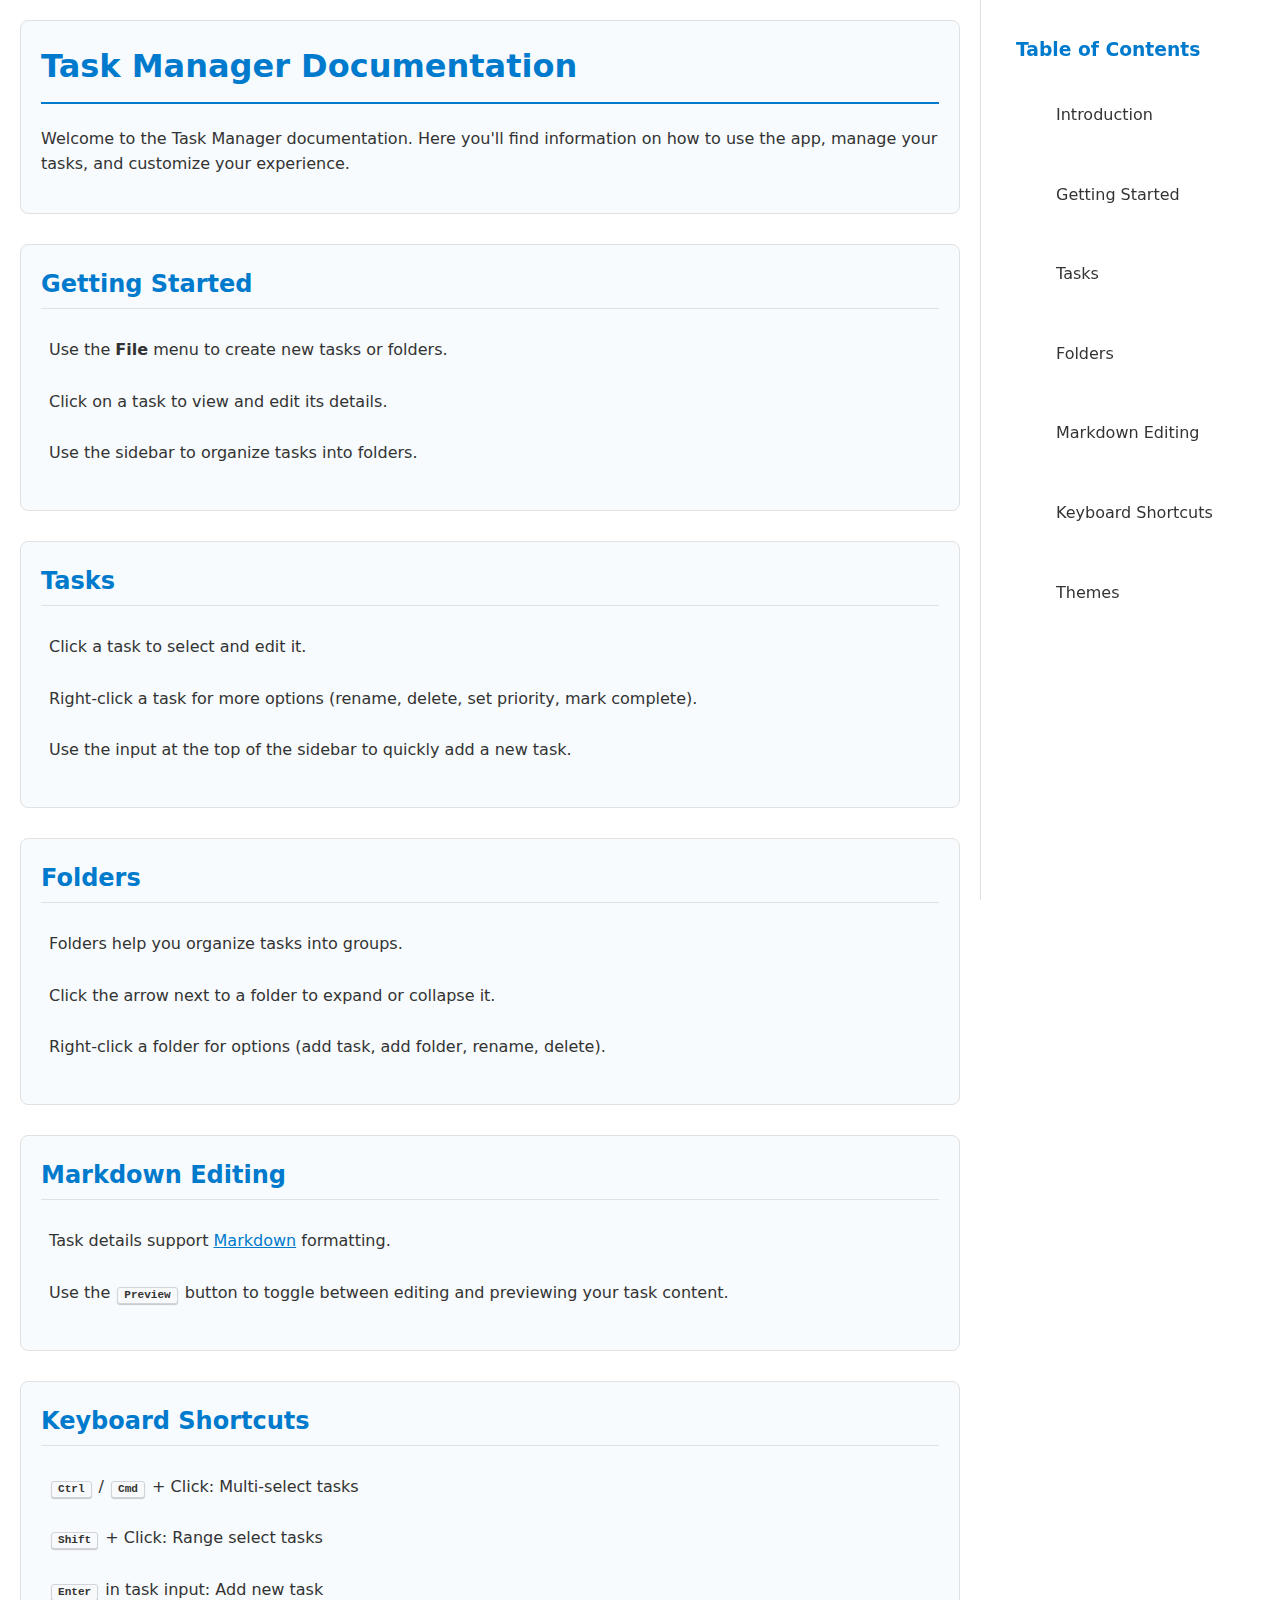
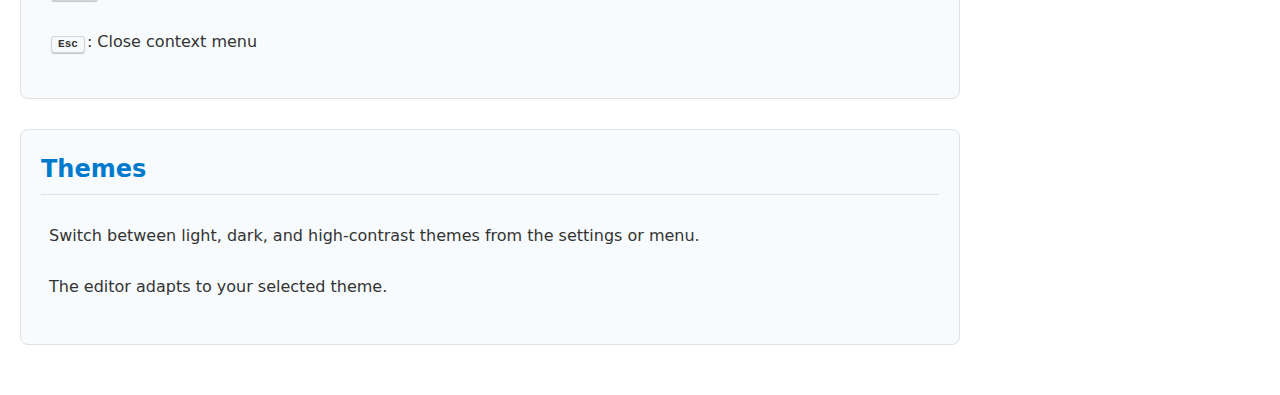
<file: doccumentation/doccumentation_index.html>
<!DOCTYPE html>
<html lang="en">
<head>
  <meta charset="UTF-8">
  <title>Task Manager Documentation</title>
  <meta name="viewport" content="width=device-width, initial-scale=1.0">
  <link rel="stylesheet" href="doccumentation_styles.css">
</head>
<body>
  <div class="main-container">
    <nav class="toc-container visible">
      <div class="toc">
        <h3>Table of Contents</h3>
        <ul>
          <li><a href="#introduction">Introduction</a></li>
          <li><a href="#getting-started">Getting Started</a></li>
          <li><a href="#tasks">Tasks</a></li>
          <li><a href="#folders">Folders</a></li>
          <li><a href="#markdown">Markdown Editing</a></li>
          <li><a href="#shortcuts">Keyboard Shortcuts</a></li>
          <li><a href="#themes">Themes</a></li>
        </ul>
      </div>
    </nav>
    <main class="content-wrapper">
      <section id="introduction">
        <h1>Task Manager Documentation</h1>
        <p>
          Welcome to the Task Manager documentation. Here you'll find information on how to use the app, manage your tasks, and customize your experience.
        </p>
      </section>
      <section id="getting-started">
        <h2>Getting Started</h2>
        <ul>
          <li>Use the <strong>File</strong> menu to create new tasks or folders.</li>
          <li>Click on a task to view and edit its details.</li>
          <li>Use the sidebar to organize tasks into folders.</li>
        </ul>
      </section>
      <section id="tasks">
        <h2>Tasks</h2>
        <ul>
          <li>Click a task to select and edit it.</li>
          <li>Right-click a task for more options (rename, delete, set priority, mark complete).</li>
          <li>Use the input at the top of the sidebar to quickly add a new task.</li>
        </ul>
      </section>
      <section id="folders">
        <h2>Folders</h2>
        <ul>
          <li>Folders help you organize tasks into groups.</li>
          <li>Click the arrow next to a folder to expand or collapse it.</li>
          <li>Right-click a folder for options (add task, add folder, rename, delete).</li>
        </ul>
      </section>
      <section id="markdown">
        <h2>Markdown Editing</h2>
        <ul>
          <li>Task details support <a href="https://www.markdownguide.org/basic-syntax/" target="_blank" class="external-link">Markdown</a> formatting.</li>
          <li>Use the <kbd>Preview</kbd> button to toggle between editing and previewing your task content.</li>
        </ul>
      </section>
      <section id="shortcuts">
        <h2>Keyboard Shortcuts</h2>
        <ul>
          <li><kbd>Ctrl</kbd> / <kbd>Cmd</kbd> + Click: Multi-select tasks</li>
          <li><kbd>Shift</kbd> + Click: Range select tasks</li>
          <li><kbd>Enter</kbd> in task input: Add new task</li>
          <li><kbd>Esc</kbd>: Close context menu</li>
        </ul>
      </section>
      <section id="themes">
        <h2>Themes</h2>
        <ul>
          <li>Switch between light, dark, and high-contrast themes from the settings or menu.</li>
          <li>The editor adapts to your selected theme.</li>
        </ul>
      </section>
    </main>
  </div>
</body>
</html>
</file>
<file: doccumentation/doccumentation_styles.css>
:root {
  --primary: #007acc;
  --secondary: #3e3e42;
  --background: #ffffff;
  --text: #333333;
  --border: #e1e1e1;
  --toc-width: 300px;
  --content-padding: 20px;
  --transition-speed: 0.3s;
}

body.dark {
  --primary: #3794ff;
  --secondary: #858585;
  --background: #1e1e1e;
  --text: #d4d4d4;
  --border: #444;
}

body {
  font-family: 'Segoe UI', system-ui, sans-serif;
  line-height: 1.6;
  margin: 0;
  padding: 0;
  background-color: var(--background);
  color: var(--text);
  transition: background-color 0.3s, color 0.3s;
  min-height: 100vh;
  overflow-x: hidden;
}

.main-container {
  display: flex;
  min-height: 100vh;
  width: 100%;
  margin: 0 auto;
  position: relative;
  box-sizing: border-box;
}

.toc-container {
  width: var(--toc-width);
  background: var(--background);
  border-left: 1px solid var(--border);
  position: fixed;
  top: 0;
  right: 0;
  bottom: 0;
  z-index: 100;
  transform: translateX(100%);
  transition: transform var(--transition-speed) ease;
  overflow-y: auto;
  padding: 20px;
  box-sizing: border-box;
  -webkit-backdrop-filter: blur(10px);
  backdrop-filter: blur(10px);
  background-color: rgba(var(--background-rgb), 0.95);
}

.toc-container.visible {
  transform: translateX(0);
}

.content-wrapper {
  flex: 1;
  width: 100%;
  max-width: 100%;
  padding: var(--content-padding);
  margin: 0;
  transition: width var(--transition-speed) ease,
    margin var(--transition-speed) ease;
  box-sizing: border-box;
}

.toc-container.visible~.content-wrapper {
  width: calc(100% - var(--toc-width));
  margin-right: var(--toc-width);
}

h1,
h2,
h3,
h4 {
  color: var(--primary);
}

h1 {
  border-bottom: 2px solid var(--primary);
  padding-bottom: 10px;
  margin-top: 0;
}

h2 {
  border-bottom: 1px solid var(--border);
  padding-bottom: 5px;
  margin-top: 30px;
}

h3 {
  margin-top: 20px;
}

code,
pre {
  background: rgba(0, 122, 204, 0.1);
  padding: 2px 5px;
  border-radius: 3px;
  font-family: 'Consolas', monospace;
}

pre {
  padding: 10px;
  overflow-x: auto;
}

/* Update feature card styling */
.feature-card {
  background: rgba(0, 122, 204, 0.05);
  border-left: 3px solid var(--primary);
  padding: 20px;
  margin: 20px 0;
  border-radius: 8px;
  transition: transform 0.2s ease, box-shadow 0.2s ease;
}

.feature-card:hover {
  transform: translateY(-2px);
  box-shadow: 0 4px 12px rgba(0, 0, 0, 0.1);
}

.toc {
  padding: 15px;
}

.toc h3 {
  margin-top: 0;
  margin-bottom: 15px;
}

.toc a {
  display: block;
  padding: 10px 15px;
  color: var(--text);
  text-decoration: none;
  border-left: 2px solid transparent;
  transition: all 0.2s;
  margin: 4px 0;
  border-radius: 4px;
}

.toc a:hover {
  color: var(--primary);
  background: rgba(0, 122, 204, 0.08);
  border-left: 2px solid var(--primary);
}

.toc a.active {
  color: var(--primary);
  font-weight: bold;
  background: rgba(0, 122, 204, 0.08);
  border-left: 2px solid var(--primary);
}

.toc ul {
  list-style: none;
  padding-left: 15px;
  margin: 5px 0;
}

.vscode-feature {
  background: rgba(0, 122, 204, 0.03);
  border: 1px solid rgba(0, 122, 204, 0.1);
  padding: 15px;
  margin: 15px 0;
  border-radius: 5px;
}

.vscode-feature h4 {
  margin-top: 0;
  display: flex;
  align-items: center;
}

.vscode-feature h4::before {
  content: "✓";
  color: var(--primary);
  margin-right: 8px;
}

.external-link {
  color: var(--primary);
  text-decoration: underline;
}

@media (max-width: 1200px) {
  .content-wrapper {
    width: 100% !important;
    margin-right: 0 !important;
    padding: 15px;
  }

  .toc-container {
    width: 250px;
  }

  .main-container {
    padding: 0;
  }
}

@keyframes highlight {
  from {
    background-color: rgba(0, 122, 204, 0.2);
  }

  to {
    background-color: transparent;
  }
}

.highlight {
  animation: highlight 1.5s ease-out;
}

/* Keyboard Shortcuts Specific Styles */
.container {
  max-width: 900px;
  margin: 0 auto;
  padding: 20px;
}

section {
  margin-bottom: 30px;
  background: rgba(0, 122, 204, 0.03);
  padding: 20px;
  border-radius: 8px;
  border: 1px solid var(--border);
}

section h2 {
  margin-top: 0;
  color: var(--primary);
}

kbd {
  background-color: #f8f9fa;
  border: 1px solid #d1d5db;
  border-radius: 3px;
  box-shadow: 0 1px 1px rgba(0, 0, 0, .2);
  color: #333;
  display: inline-block;
  font-size: .85em;
  font-weight: 600;
  line-height: 1;
  padding: 2px 6px;
  white-space: nowrap;
  margin: 0 2px;
}

body.dark kbd {
  background-color: #2d2d2d;
  border-color: #444;
  color: var(--text);
}

ul {
  list-style-type: none;
  padding: 0;
}

li {
  margin: 10px 0;
  padding: 8px;
  border-radius: 4px;
  transition: background-color 0.2s;
}

li:hover {
  background-color: rgba(0, 122, 204, 0.08);
}
</file>
